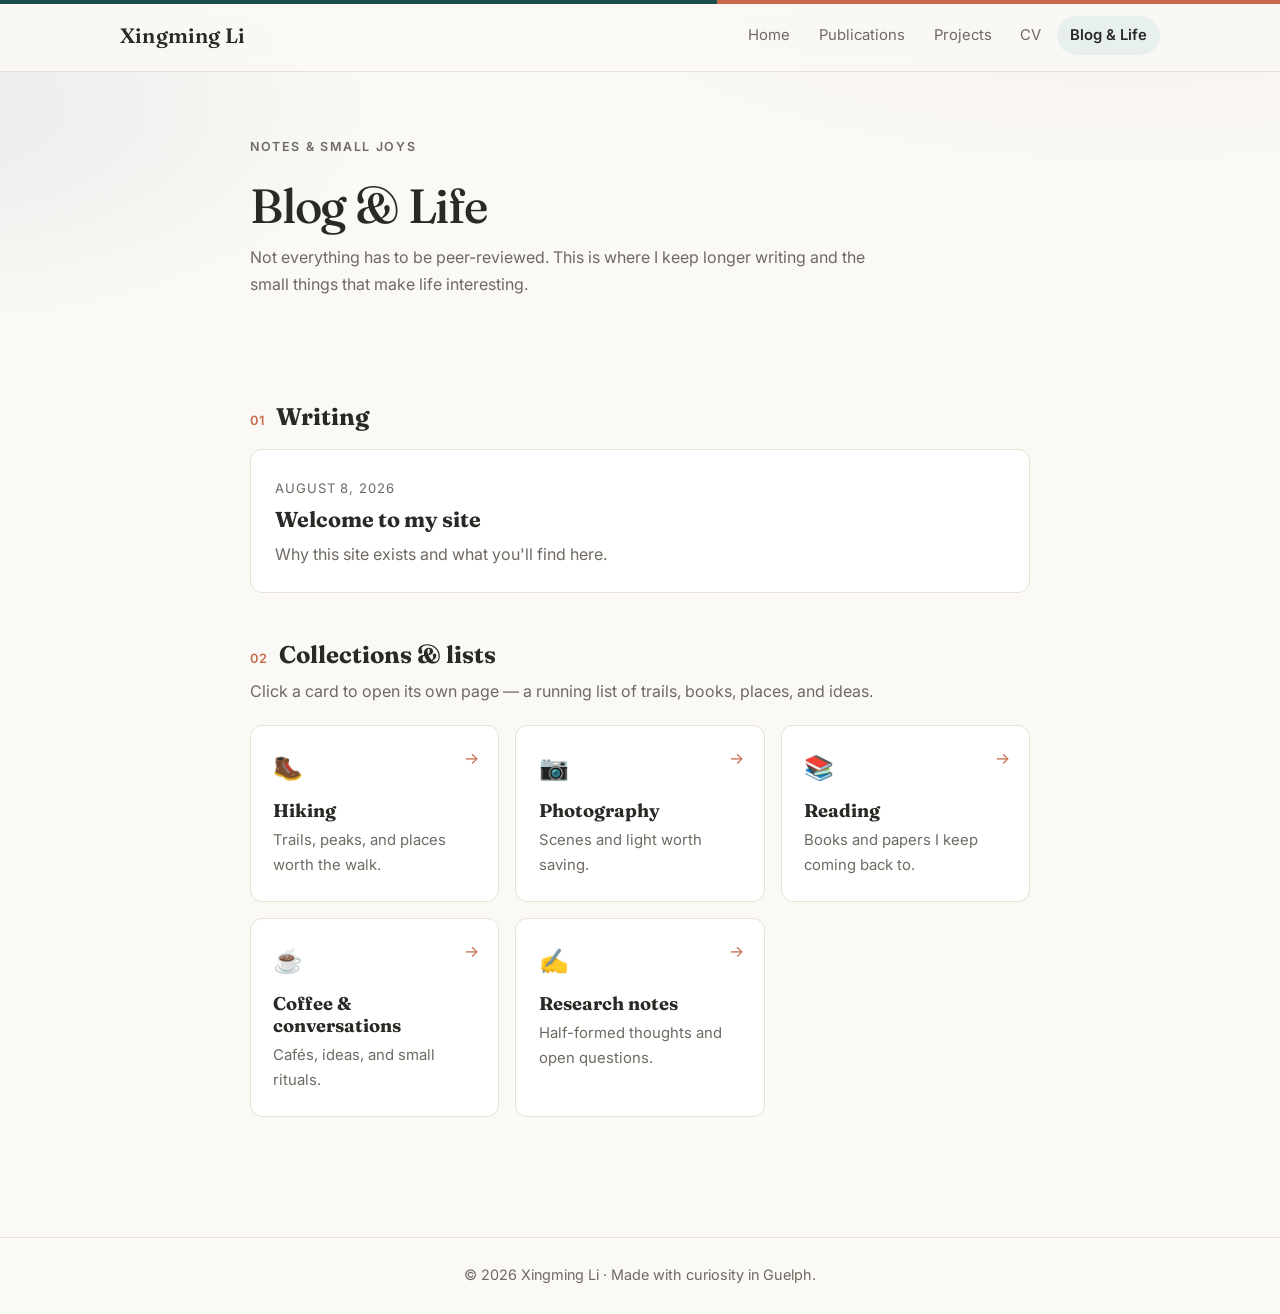
<file: blog.html>
<!doctype html>
<html lang="en">
<head>
  <meta charset="utf-8">
  <meta name="viewport" content="width=device-width, initial-scale=1">
  <title>Blog &amp; Life — Xingming Li</title>
  <meta name="description" content="Blog posts, hobbies, and interests of Xingming Li.">
  <link rel="stylesheet" href="assets/css/style.css">
</head>
<body>
  <header class="site-header">
    <div class="header-inner">
      <a class="site-name" href="index.html">Xingming Li</a>
      <nav class="site-nav" aria-label="Main navigation">
        <a href="index.html">Home</a>
        <a href="publications.html">Publications</a>
        <a href="projects.html">Projects</a>
        <a href="cv.html">CV</a>
        <a href="blog.html" class="active" aria-current="page">Blog &amp; Life</a>
      </nav>
    </div>
  </header>

  <main>
    <section class="page-head">
      <p class="eyebrow">Notes &amp; small joys</p>
      <h1>Blog &amp; Life</h1>
      <p>
        Not everything has to be peer-reviewed. This is where I keep longer
        writing and the small things that make life interesting.
      </p>
    </section>

    <section>
      <h2 class="section-title" data-num="01">Writing</h2>
      <ul class="post-list">
        <li>
          <a class="post-card" href="blog/welcome.html">
            <time datetime="2026-08-08">August 8, 2026</time>
            <h2>Welcome to my site</h2>
            <p>Why this site exists and what you'll find here.</p>
          </a>
        </li>
      </ul>
    </section>

    <section>
      <h2 class="section-title" data-num="02">Collections &amp; lists</h2>
      <p class="section-note">
        Click a card to open its own page — a running list of trails, books,
        places, and ideas.
      </p>
      <div class="collection-grid">
        <a class="collection-card" href="blog/hiking.html">
          <span class="collection-icon">🥾</span>
          <h3>Hiking</h3>
          <p>Trails, peaks, and places worth the walk.</p>
        </a>
        <a class="collection-card" href="blog/photography.html">
          <span class="collection-icon">📷</span>
          <h3>Photography</h3>
          <p>Scenes and light worth saving.</p>
        </a>
        <a class="collection-card" href="blog/reading.html">
          <span class="collection-icon">📚</span>
          <h3>Reading</h3>
          <p>Books and papers I keep coming back to.</p>
        </a>
        <a class="collection-card" href="blog/coffee.html">
          <span class="collection-icon">☕</span>
          <h3>Coffee &amp; conversations</h3>
          <p>Cafés, ideas, and small rituals.</p>
        </a>
        <a class="collection-card" href="blog/research-notes.html">
          <span class="collection-icon">✍️</span>
          <h3>Research notes</h3>
          <p>Half-formed thoughts and open questions.</p>
        </a>
      </div>
    </section>
  </main>

  <footer>
    <p>© <span id="year"></span> Xingming Li · Made with curiosity in Guelph.</p>
  </footer>

  <script src="assets/js/main.js"></script>
</body>
</html>
</file>
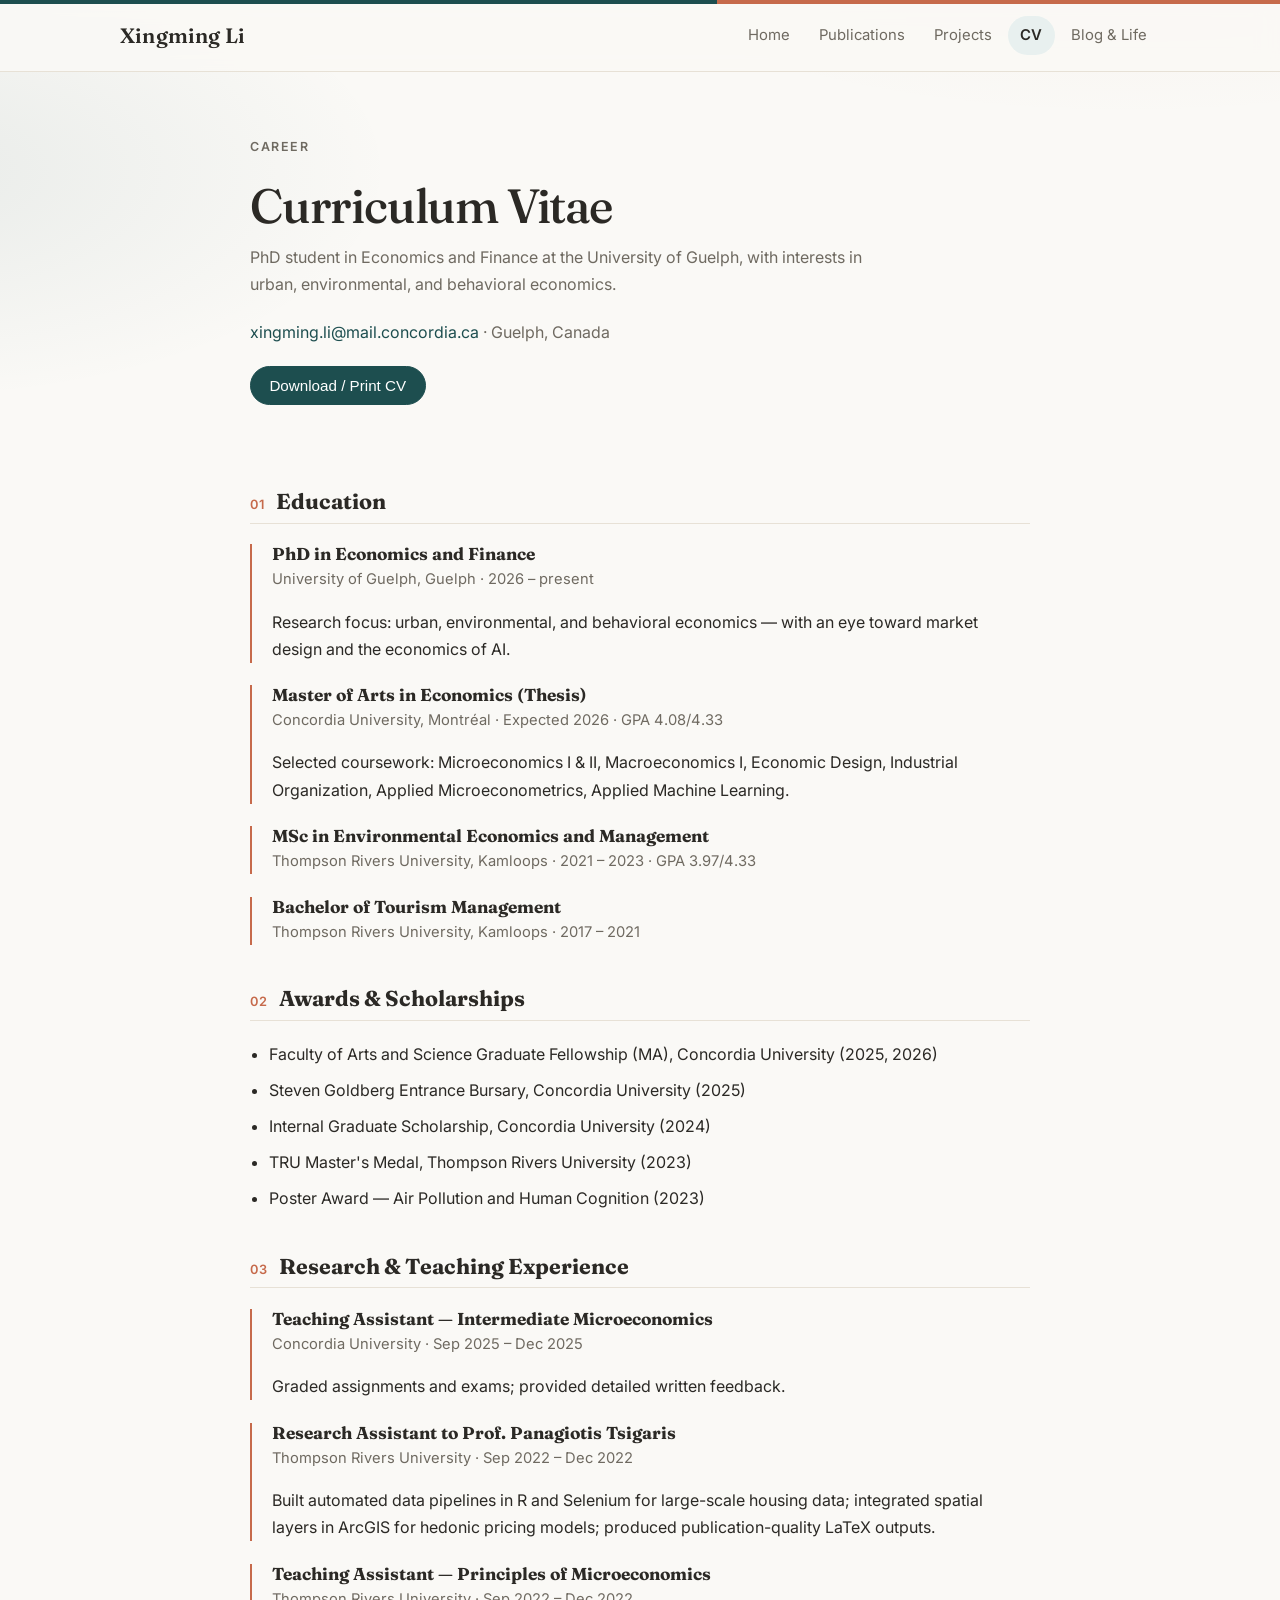
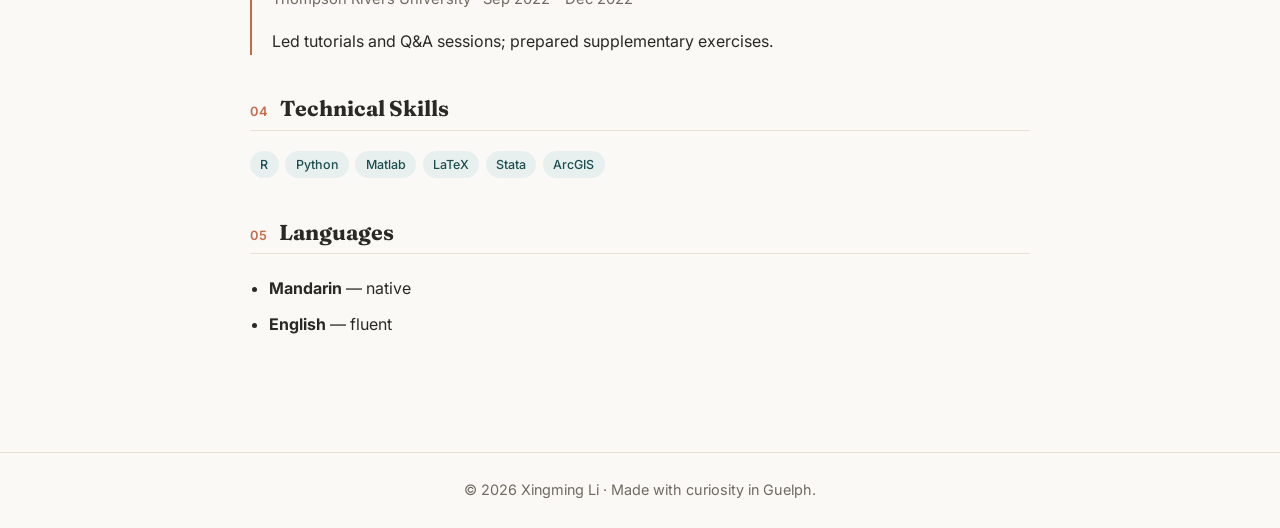
<file: cv.html>
<!doctype html>
<html lang="en">
<head>
  <meta charset="utf-8">
  <meta name="viewport" content="width=device-width, initial-scale=1">
  <title>CV — Xingming Li</title>
  <meta name="description" content="Curriculum vitae of Xingming Li.">
  <link rel="stylesheet" href="assets/css/style.css">
</head>
<body>
  <header class="site-header">
    <div class="header-inner">
      <a class="site-name" href="index.html">Xingming Li</a>
      <nav class="site-nav" aria-label="Main navigation">
        <a href="index.html">Home</a>
        <a href="publications.html">Publications</a>
        <a href="projects.html">Projects</a>
        <a href="cv.html" class="active" aria-current="page">CV</a>
        <a href="blog.html">Blog &amp; Life</a>
      </nav>
    </div>
  </header>

  <main>
    <section class="page-head">
      <p class="eyebrow">Career</p>
      <h1>Curriculum Vitae</h1>
      <p>
        PhD student in Economics and Finance at the University of Guelph,
        with interests in urban, environmental, and behavioral economics.
      </p>
      <p>
        <a href="mailto:xingming.li@mail.concordia.ca">xingming.li@mail.concordia.ca</a>
        · Guelph, Canada
      </p>
      <button class="btn btn-primary" type="button" onclick="window.print()">
        Download / Print CV
      </button>
    </section>

    <section class="cv-block">
      <h2 data-num="01">Education</h2>
      <div class="cv-item">
        <h3>PhD in Economics and Finance</h3>
        <p class="cv-meta">University of Guelph, Guelph · 2026 – present</p>
        <p>
          Research focus: urban, environmental, and behavioral economics —
          with an eye toward market design and the economics of AI.
        </p>
      </div>
      <div class="cv-item">
        <h3>Master of Arts in Economics (Thesis)</h3>
        <p class="cv-meta">Concordia University, Montréal · Expected 2026 · GPA 4.08/4.33</p>
        <p>
          Selected coursework: Microeconomics I &amp; II, Macroeconomics I,
          Economic Design, Industrial Organization, Applied Microeconometrics,
          Applied Machine Learning.
        </p>
      </div>
      <div class="cv-item">
        <h3>MSc in Environmental Economics and Management</h3>
        <p class="cv-meta">Thompson Rivers University, Kamloops · 2021 – 2023 · GPA 3.97/4.33</p>
      </div>
      <div class="cv-item">
        <h3>Bachelor of Tourism Management</h3>
        <p class="cv-meta">Thompson Rivers University, Kamloops · 2017 – 2021</p>
      </div>
    </section>

    <section class="cv-block">
      <h2 data-num="02">Awards &amp; Scholarships</h2>
      <ul class="cv-list">
        <li>Faculty of Arts and Science Graduate Fellowship (MA), Concordia University (2025, 2026)</li>
        <li>Steven Goldberg Entrance Bursary, Concordia University (2025)</li>
        <li>Internal Graduate Scholarship, Concordia University (2024)</li>
        <li>TRU Master's Medal, Thompson Rivers University (2023)</li>
        <li>Poster Award — Air Pollution and Human Cognition (2023)</li>
      </ul>
    </section>

    <section class="cv-block">
      <h2 data-num="03">Research &amp; Teaching Experience</h2>
      <div class="cv-item">
        <h3>Teaching Assistant — Intermediate Microeconomics</h3>
        <p class="cv-meta">Concordia University · Sep 2025 – Dec 2025</p>
        <p>Graded assignments and exams; provided detailed written feedback.</p>
      </div>
      <div class="cv-item">
        <h3>Research Assistant to Prof. Panagiotis Tsigaris</h3>
        <p class="cv-meta">Thompson Rivers University · Sep 2022 – Dec 2022</p>
        <p>
          Built automated data pipelines in R and Selenium for large-scale
          housing data; integrated spatial layers in ArcGIS for hedonic pricing
          models; produced publication-quality LaTeX outputs.
        </p>
      </div>
      <div class="cv-item">
        <h3>Teaching Assistant — Principles of Microeconomics</h3>
        <p class="cv-meta">Thompson Rivers University · Sep 2022 – Dec 2022</p>
        <p>Led tutorials and Q&amp;A sessions; prepared supplementary exercises.</p>
      </div>
    </section>

    <section class="cv-block">
      <h2 data-num="04">Technical Skills</h2>
      <div class="project-tags">
        <span class="chip">R</span>
        <span class="chip">Python</span>
        <span class="chip">Matlab</span>
        <span class="chip">LaTeX</span>
        <span class="chip">Stata</span>
        <span class="chip">ArcGIS</span>
      </div>
    </section>

    <section class="cv-block">
      <h2 data-num="05">Languages</h2>
      <ul class="cv-list">
        <li><strong>Mandarin</strong> — native</li>
        <li><strong>English</strong> — fluent</li>
      </ul>
    </section>
  </main>

  <footer>
    <p>© <span id="year"></span> Xingming Li · Made with curiosity in Guelph.</p>
  </footer>

  <script src="assets/js/main.js"></script>
</body>
</html>
</file>
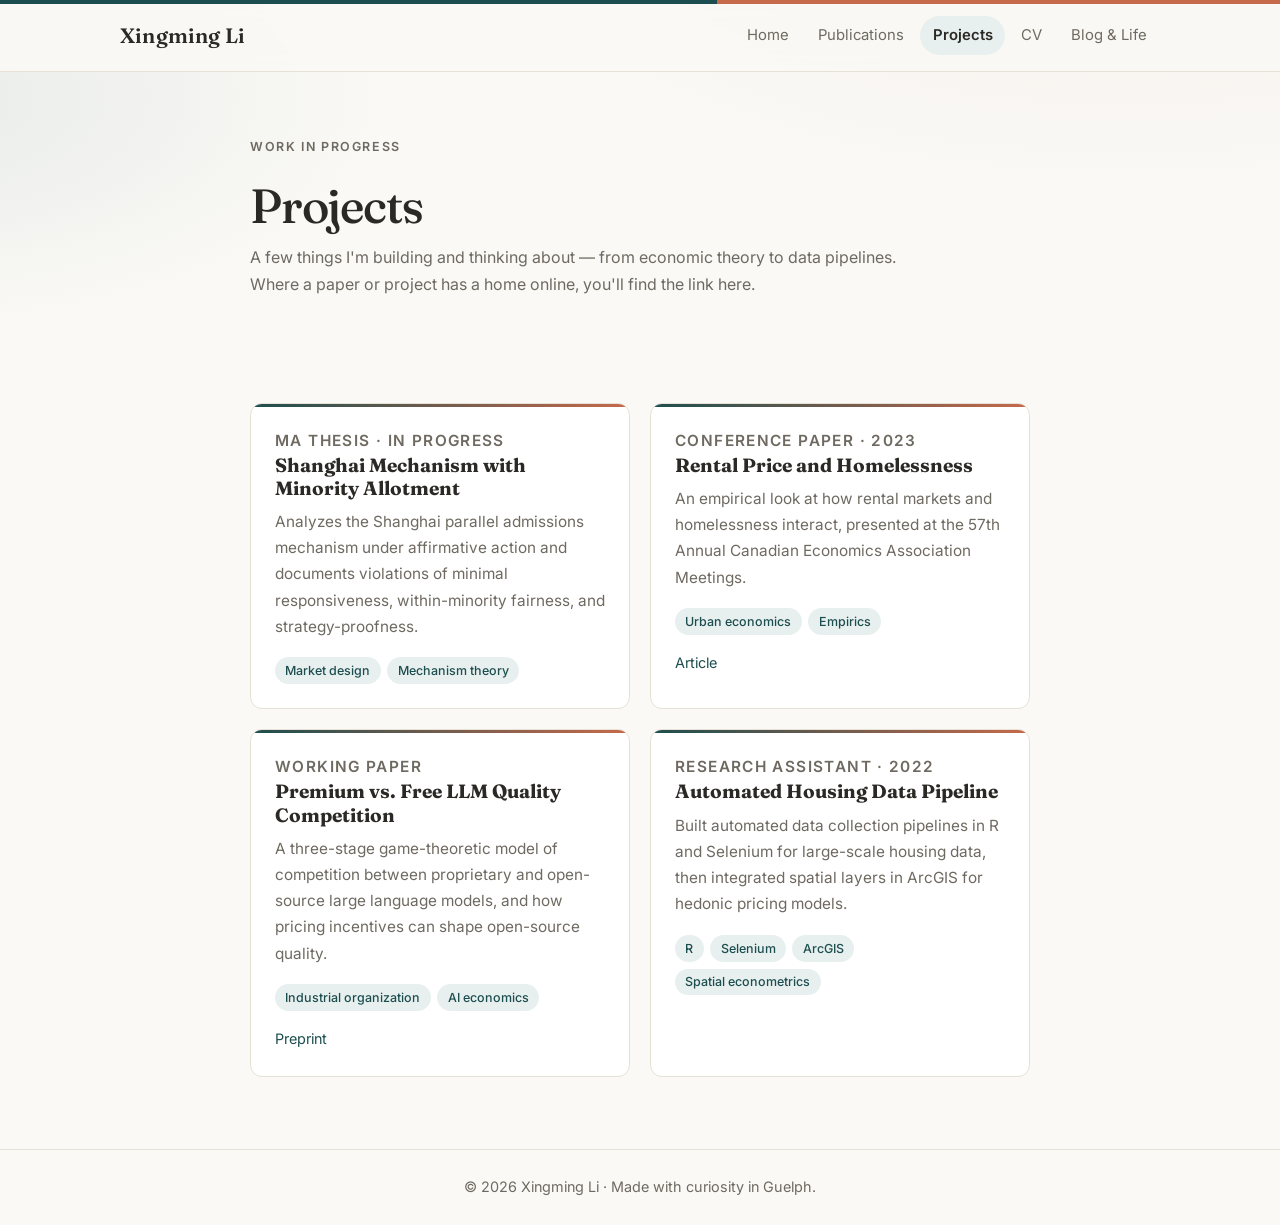
<file: projects.html>
<!doctype html>
<html lang="en">
<head>
  <meta charset="utf-8">
  <meta name="viewport" content="width=device-width, initial-scale=1">
  <title>Projects — Xingming Li</title>
  <meta name="description" content="Research and coding projects by Xingming Li.">
  <link rel="stylesheet" href="assets/css/style.css">
</head>
<body>
  <header class="site-header">
    <div class="header-inner">
      <a class="site-name" href="index.html">Xingming Li</a>
      <nav class="site-nav" aria-label="Main navigation">
        <a href="index.html">Home</a>
        <a href="publications.html">Publications</a>
        <a href="projects.html" class="active" aria-current="page">Projects</a>
        <a href="cv.html">CV</a>
        <a href="blog.html">Blog &amp; Life</a>
      </nav>
    </div>
  </header>

  <main>
    <section class="page-head">
      <p class="eyebrow">Work in progress</p>
      <h1>Projects</h1>
      <p>
        A few things I'm building and thinking about — from economic theory
        to data pipelines. Where a paper or project has a home online, you'll
        find the link here.
      </p>
    </section>

    <div class="project-grid">
      <article class="project-card">
        <p class="project-status">MA Thesis · In progress</p>
        <h2>Shanghai Mechanism with Minority Allotment</h2>
        <p>
          Analyzes the Shanghai parallel admissions mechanism under affirmative
          action and documents violations of minimal responsiveness,
          within-minority fairness, and strategy-proofness.
        </p>
        <div class="project-tags">
          <span class="chip">Market design</span>
          <span class="chip">Mechanism theory</span>
        </div>
      </article>

      <article class="project-card">
        <p class="project-status">Conference paper · 2023</p>
        <h2>Rental Price and Homelessness</h2>
        <p>
          An empirical look at how rental markets and homelessness interact,
          presented at the 57th Annual Canadian Economics Association Meetings.
        </p>
        <div class="project-tags">
          <span class="chip">Urban economics</span>
          <span class="chip">Empirics</span>
        </div>
        <div class="pub-links">
          <a href="https://inside.tru.ca/2023/08/16/filling-the-gaps-in-homelessness-research/" target="_blank" rel="noopener">Article</a>
        </div>
      </article>

      <article class="project-card">
        <p class="project-status">Working paper</p>
        <h2>Premium vs. Free LLM Quality Competition</h2>
        <p>
          A three-stage game-theoretic model of competition between proprietary
          and open-source large language models, and how pricing incentives can
          shape open-source quality.
        </p>
        <div class="project-tags">
          <span class="chip">Industrial organization</span>
          <span class="chip">AI economics</span>
        </div>
        <div class="pub-links">
          <!-- Replace with a PDF or published page link when available -->
          <a href="#">Preprint</a>
        </div>
      </article>

      <article class="project-card">
        <p class="project-status">Research assistant · 2022</p>
        <h2>Automated Housing Data Pipeline</h2>
        <p>
          Built automated data collection pipelines in R and Selenium for
          large-scale housing data, then integrated spatial layers in ArcGIS for
          hedonic pricing models.
        </p>
        <div class="project-tags">
          <span class="chip">R</span>
          <span class="chip">Selenium</span>
          <span class="chip">ArcGIS</span>
          <span class="chip">Spatial econometrics</span>
        </div>
      </article>
    </div>
  </main>

  <footer>
    <p>© <span id="year"></span> Xingming Li · Made with curiosity in Guelph.</p>
  </footer>

  <script src="assets/js/main.js"></script>
</body>
</html>
</file>
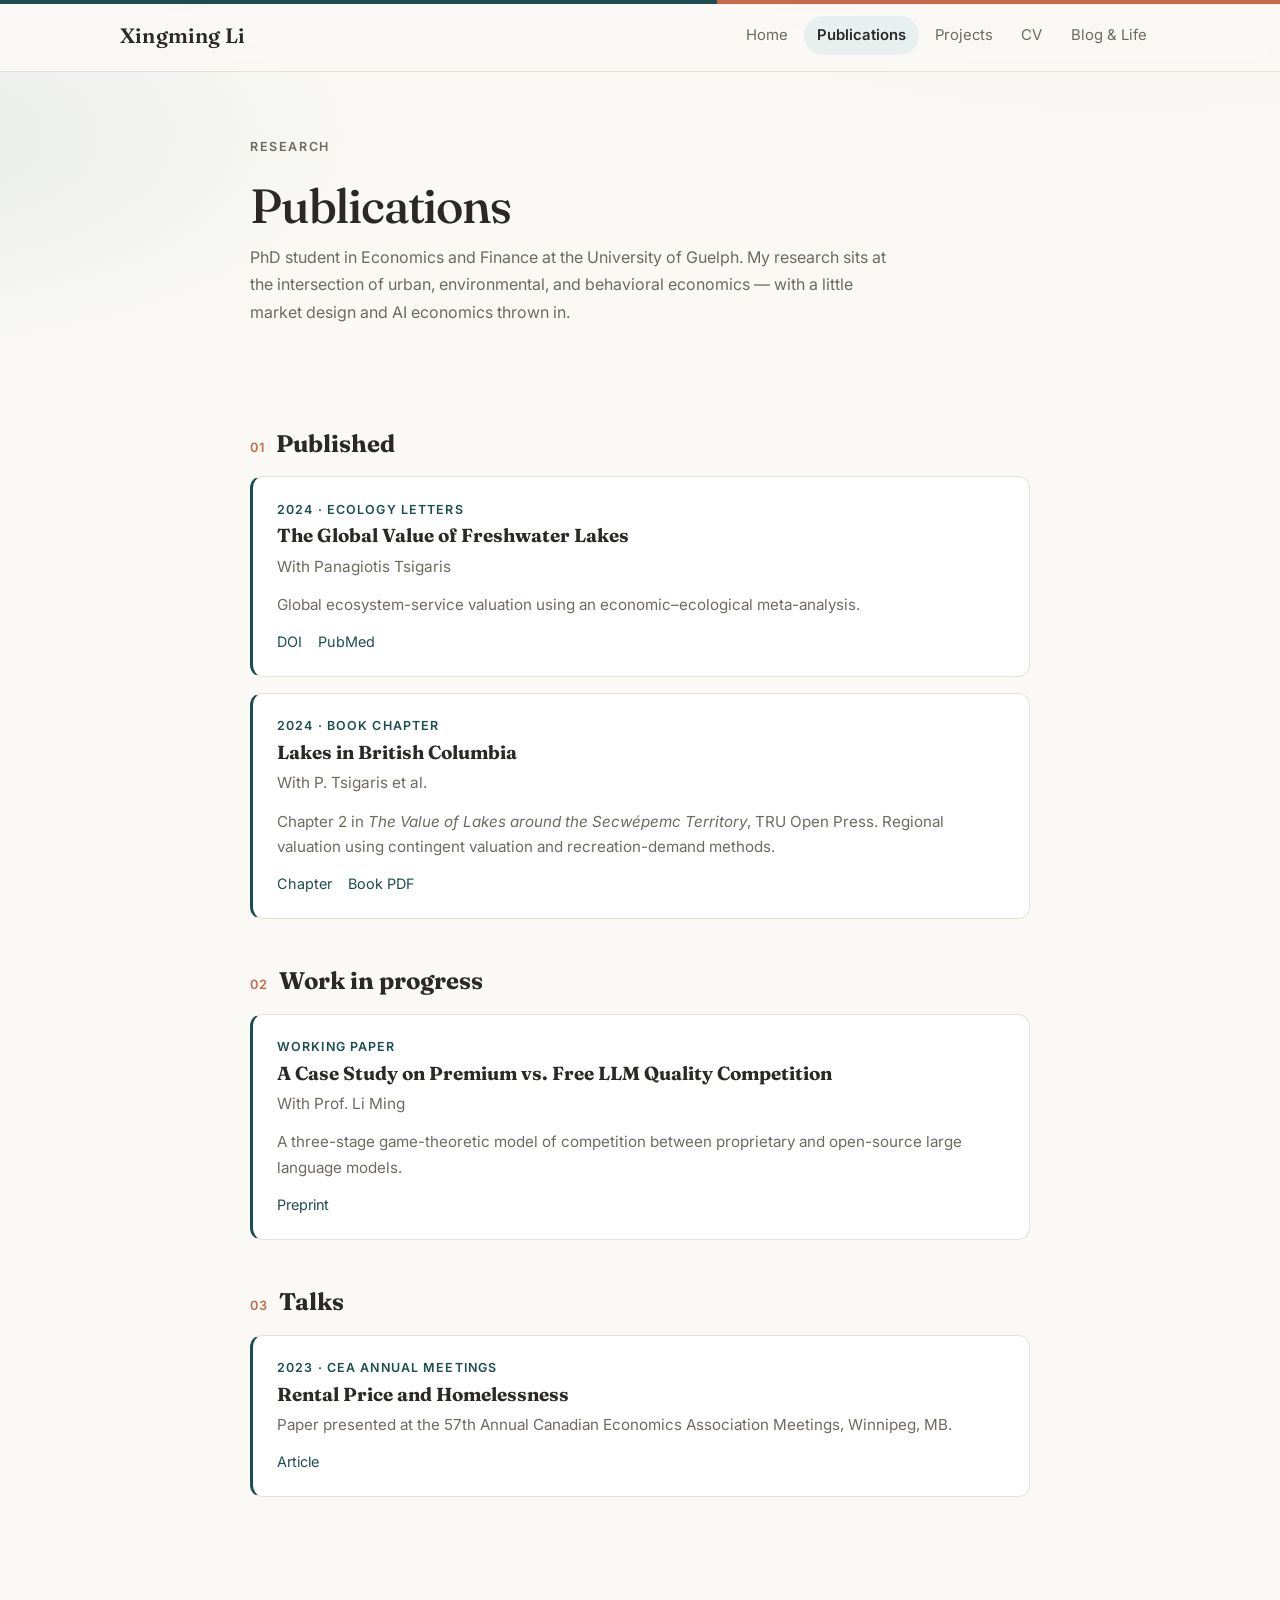
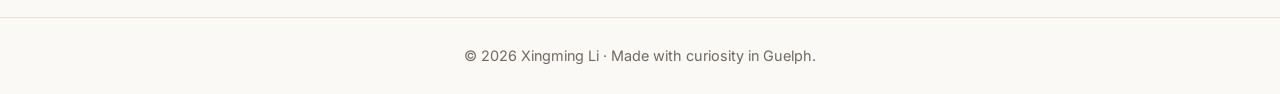
<file: publications.html>
<!doctype html>
<html lang="en">
<head>
  <meta charset="utf-8">
  <meta name="viewport" content="width=device-width, initial-scale=1">
  <title>Publications — Xingming Li</title>
  <meta name="description" content="Publications by Xingming Li.">
  <link rel="stylesheet" href="assets/css/style.css">
</head>
<body>
  <header class="site-header">
    <div class="header-inner">
      <a class="site-name" href="index.html">Xingming Li</a>
      <nav class="site-nav" aria-label="Main navigation">
        <a href="index.html">Home</a>
        <a href="publications.html" class="active" aria-current="page">Publications</a>
        <a href="projects.html">Projects</a>
        <a href="cv.html">CV</a>
        <a href="blog.html">Blog &amp; Life</a>
      </nav>
    </div>
  </header>

  <main>
    <section class="page-head">
      <p class="eyebrow">Research</p>
      <h1>Publications</h1>
      <p>
        PhD student in Economics and Finance at the University of Guelph.
        My research sits at the intersection of urban, environmental, and
        behavioral economics — with a little market design and AI economics
        thrown in.
      </p>
    </section>

    <section>
      <h2 class="section-title" data-num="01">Published</h2>
      <ul class="pub-list">
        <li>
          <p class="pub-meta">2024 · Ecology Letters</p>
          <h2>The Global Value of Freshwater Lakes</h2>
          <p class="pub-authors">With Panagiotis Tsigaris</p>
          <p class="pub-note">
            Global ecosystem-service valuation using an economic–ecological
            meta-analysis.
          </p>
          <div class="pub-links">
            <a href="https://doi.org/10.1111/ele.14388" target="_blank" rel="noopener">DOI</a>
            <a href="https://pubmed.ncbi.nlm.nih.gov/38400825/" target="_blank" rel="noopener">PubMed</a>
          </div>
        </li>
        <li>
          <p class="pub-meta">2024 · Book chapter</p>
          <h2>Lakes in British Columbia</h2>
          <p class="pub-authors">With P. Tsigaris et al.</p>
          <p class="pub-note">
            Chapter 2 in <em>The Value of Lakes around the Secwépemc Territory</em>,
            TRU Open Press. Regional valuation using contingent valuation and
            recreation-demand methods.
          </p>
          <div class="pub-links">
            <a href="https://thompsonokanaganlakes.pressbooks.tru.ca/chapter/lakes-in-british-columbia/" target="_blank" rel="noopener">Chapter</a>
            <a href="https://thompsonokanaganlakes.pressbooks.tru.ca/open/download?type=print_pdf" target="_blank" rel="noopener">Book PDF</a>
          </div>
        </li>
      </ul>
    </section>

    <section>
      <h2 class="section-title" data-num="02">Work in progress</h2>
      <ul class="pub-list">
        <li>
          <p class="pub-meta">Working paper</p>
          <h2>A Case Study on Premium vs. Free LLM Quality Competition</h2>
          <p class="pub-authors">With Prof. Li Ming</p>
          <p class="pub-note">
            A three-stage game-theoretic model of competition between proprietary
            and open-source large language models.
          </p>
          <div class="pub-links">
            <!-- Replace with a PDF or published page link when available -->
            <a href="#">Preprint</a>
          </div>
        </li>
      </ul>
    </section>

    <section>
      <h2 class="section-title" data-num="03">Talks</h2>
      <ul class="pub-list">
        <li>
          <p class="pub-meta">2023 · CEA Annual Meetings</p>
          <h2>Rental Price and Homelessness</h2>
          <p class="pub-note">
            Paper presented at the 57th Annual Canadian Economics Association
            Meetings, Winnipeg, MB.
          </p>
          <div class="pub-links">
            <a href="https://inside.tru.ca/2023/08/16/filling-the-gaps-in-homelessness-research/" target="_blank" rel="noopener">Article</a>
          </div>
        </li>
      </ul>
    </section>
  </main>

  <footer>
    <p>© <span id="year"></span> Xingming Li · Made with curiosity in Guelph.</p>
  </footer>

  <script src="assets/js/main.js"></script>
</body>
</html>
</file>
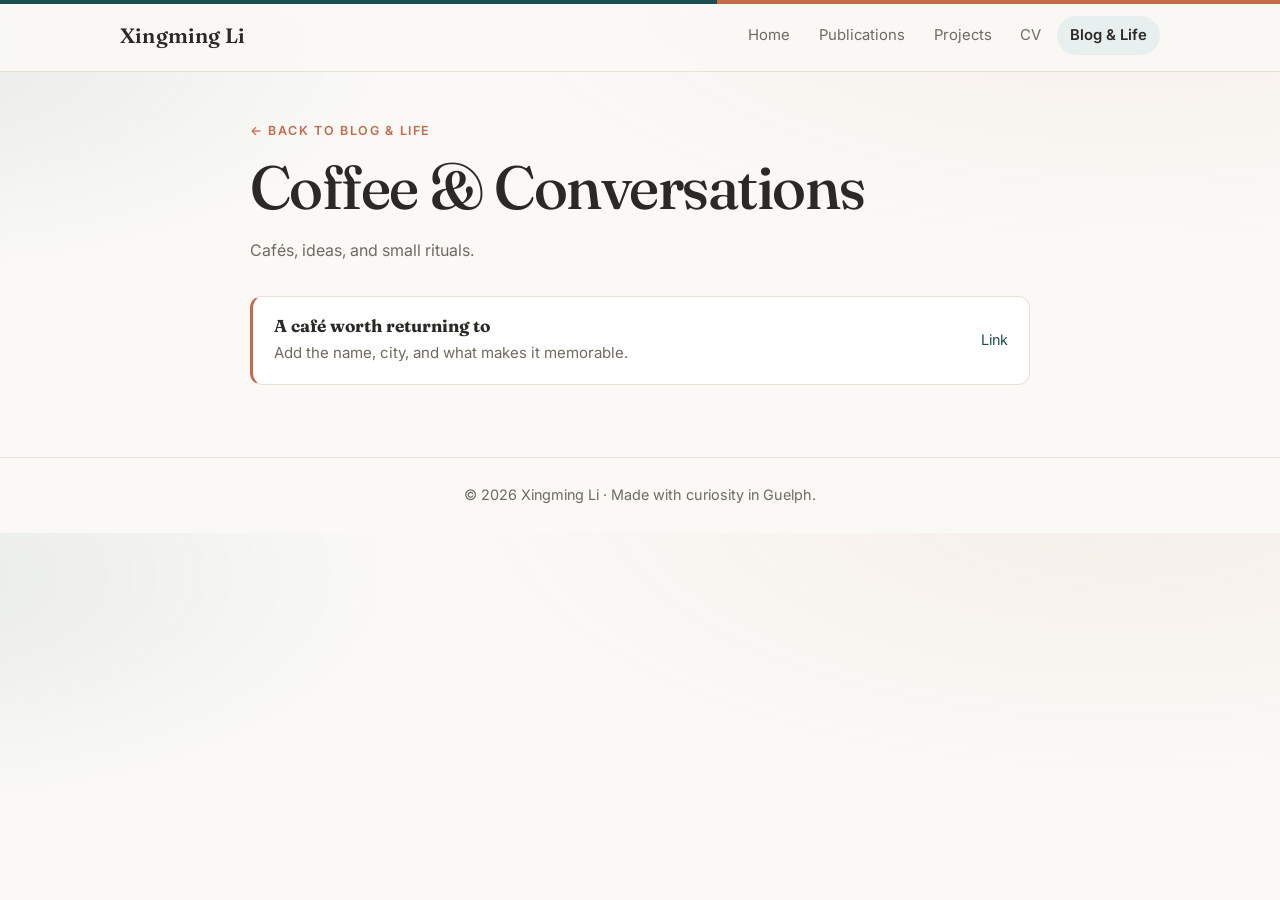
<file: blog/coffee.html>
<!doctype html>
<html lang="en">
<head>
  <meta charset="utf-8">
  <meta name="viewport" content="width=device-width, initial-scale=1">
  <title>Coffee &amp; Conversations — Xingming Li</title>
  <meta name="description" content="Coffee and conversation list by Xingming Li.">
  <link rel="stylesheet" href="../assets/css/style.css">
</head>
<body>
  <header class="site-header">
    <div class="header-inner">
      <a class="site-name" href="../index.html">Xingming Li</a>
      <nav class="site-nav" aria-label="Main navigation">
        <a href="../index.html">Home</a>
        <a href="../publications.html">Publications</a>
        <a href="../projects.html">Projects</a>
        <a href="../cv.html">CV</a>
        <a href="../blog.html" class="active" aria-current="page">Blog &amp; Life</a>
      </nav>
    </div>
  </header>

  <main>
    <p class="eyebrow"><a href="../blog.html">← Back to Blog &amp; Life</a></p>
    <h1>Coffee &amp; Conversations</h1>
    <p class="page-intro">Cafés, ideas, and small rituals.</p>

    <!-- To add an entry, copy a whole <li>...</li> block and edit the title, note, and link. -->
    <ul class="entry-list">
      <li class="entry-item">
        <div>
          <h2>A café worth returning to</h2>
          <p>Add the name, city, and what makes it memorable.</p>
        </div>
        <a class="entry-link" href="#" target="_blank" rel="noopener">Link</a>
      </li>
    </ul>
  </main>

  <footer>
    <p>© <span id="year"></span> Xingming Li · Made with curiosity in Guelph.</p>
  </footer>

  <script src="../assets/js/main.js"></script>
</body>
</html>
</file>
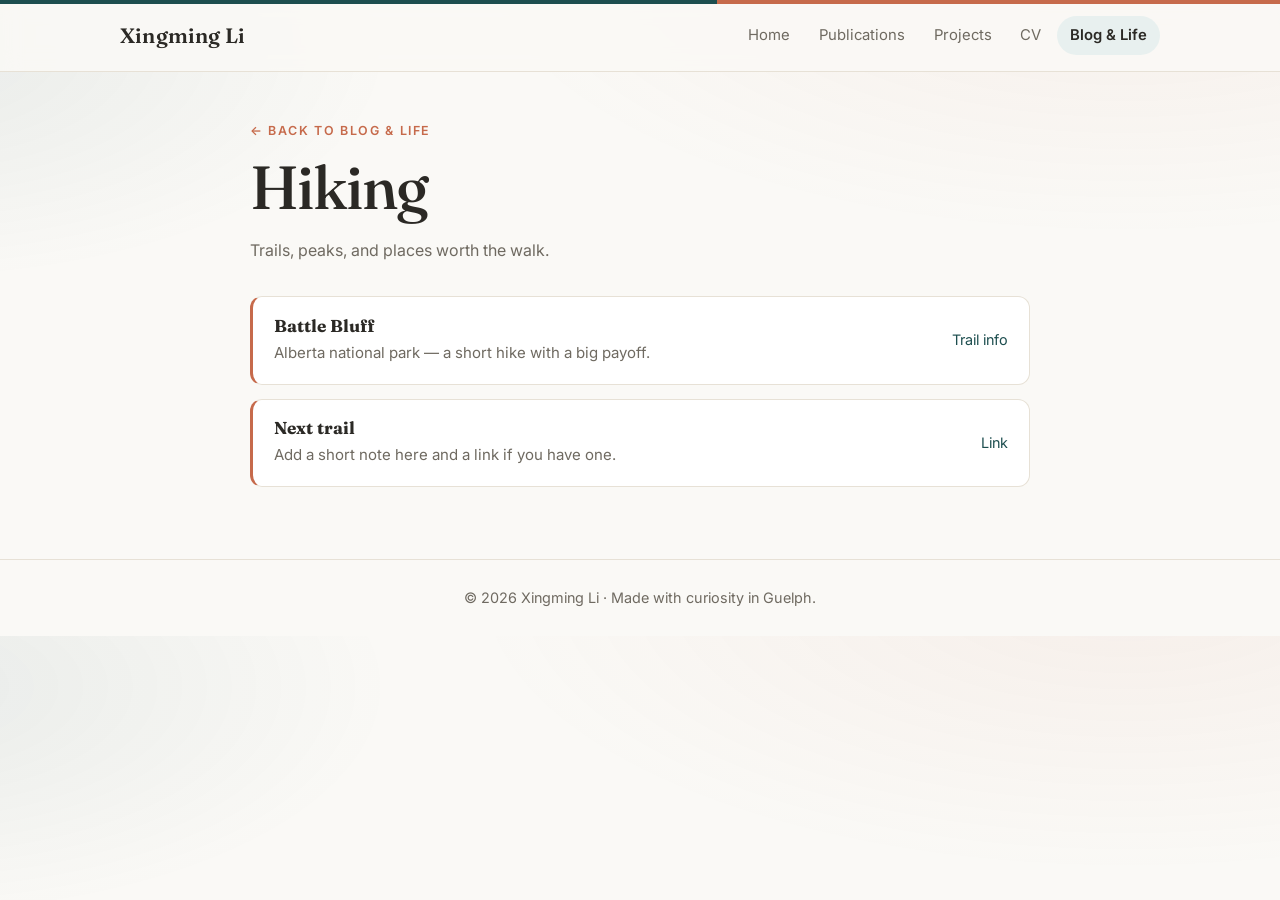
<file: blog/hiking.html>
<!doctype html>
<html lang="en">
<head>
  <meta charset="utf-8">
  <meta name="viewport" content="width=device-width, initial-scale=1">
  <title>Hiking — Xingming Li</title>
  <meta name="description" content="Hiking list and trail log by Xingming Li.">
  <link rel="stylesheet" href="../assets/css/style.css">
</head>
<body>
  <header class="site-header">
    <div class="header-inner">
      <a class="site-name" href="../index.html">Xingming Li</a>
      <nav class="site-nav" aria-label="Main navigation">
        <a href="../index.html">Home</a>
        <a href="../publications.html">Publications</a>
        <a href="../projects.html">Projects</a>
        <a href="../cv.html">CV</a>
        <a href="../blog.html" class="active" aria-current="page">Blog &amp; Life</a>
      </nav>
    </div>
  </header>

  <main>
    <p class="eyebrow"><a href="../blog.html">← Back to Blog &amp; Life</a></p>
    <h1>Hiking</h1>
    <p class="page-intro">Trails, peaks, and places worth the walk.</p>

    <!-- To add an entry, copy a whole <li>...</li> block and edit the title, note, and link. -->
    <ul class="entry-list">
      <li class="entry-item">
        <div>
          <h2>Battle Bluff</h2>
          <p>Alberta national park — a short hike with a big payoff.</p>
        </div>
        <a class="entry-link" href="#" target="_blank" rel="noopener">Trail info</a>
      </li>
      <li class="entry-item">
        <div>
          <h2>Next trail</h2>
          <p>Add a short note here and a link if you have one.</p>
        </div>
        <a class="entry-link" href="#" target="_blank" rel="noopener">Link</a>
      </li>
    </ul>
  </main>

  <footer>
    <p>© <span id="year"></span> Xingming Li · Made with curiosity in Guelph.</p>
  </footer>

  <script src="../assets/js/main.js"></script>
</body>
</html>
</file>
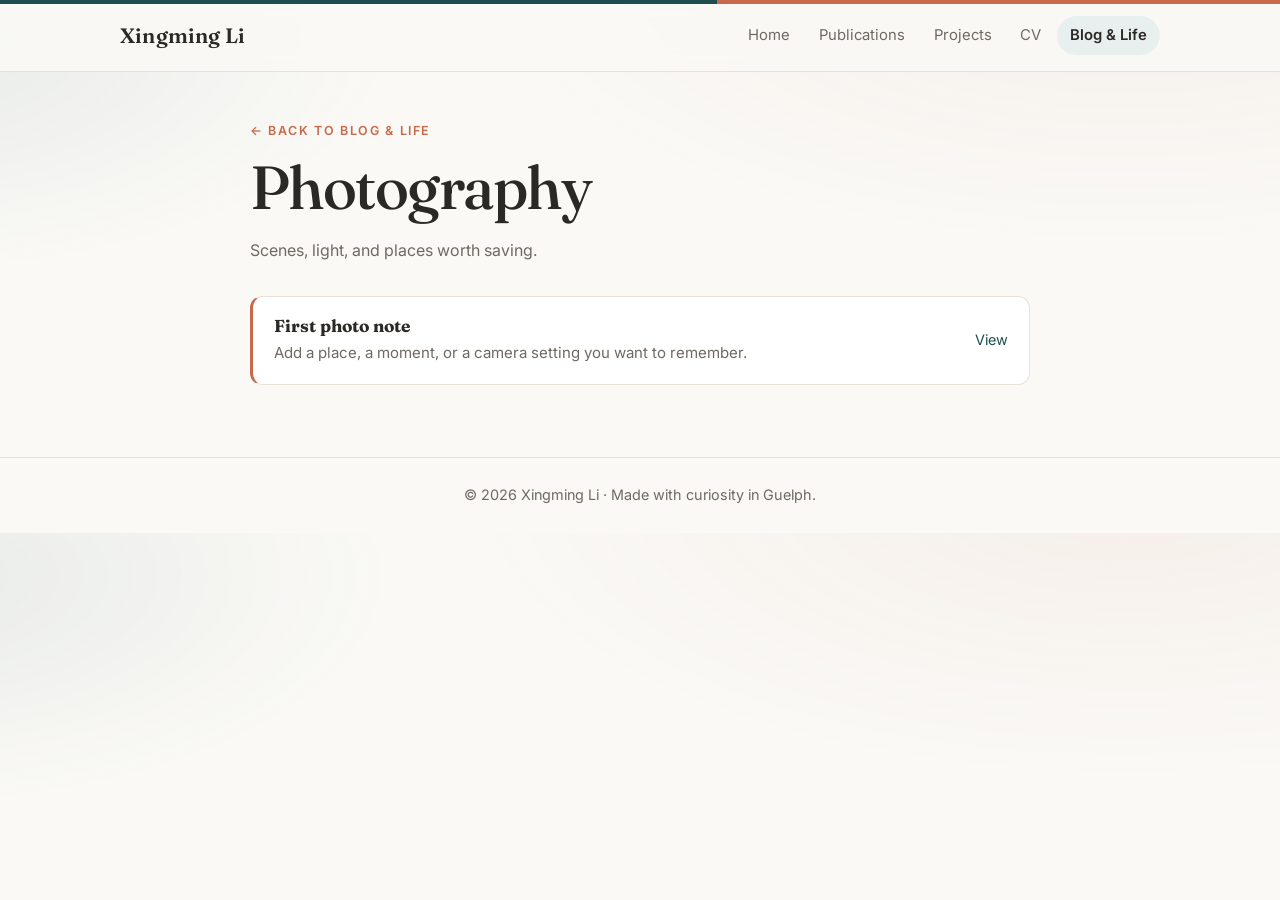
<file: blog/photography.html>
<!doctype html>
<html lang="en">
<head>
  <meta charset="utf-8">
  <meta name="viewport" content="width=device-width, initial-scale=1">
  <title>Photography — Xingming Li</title>
  <meta name="description" content="Photography list by Xingming Li.">
  <link rel="stylesheet" href="../assets/css/style.css">
</head>
<body>
  <header class="site-header">
    <div class="header-inner">
      <a class="site-name" href="../index.html">Xingming Li</a>
      <nav class="site-nav" aria-label="Main navigation">
        <a href="../index.html">Home</a>
        <a href="../publications.html">Publications</a>
        <a href="../projects.html">Projects</a>
        <a href="../cv.html">CV</a>
        <a href="../blog.html" class="active" aria-current="page">Blog &amp; Life</a>
      </nav>
    </div>
  </header>

  <main>
    <p class="eyebrow"><a href="../blog.html">← Back to Blog &amp; Life</a></p>
    <h1>Photography</h1>
    <p class="page-intro">Scenes, light, and places worth saving.</p>

    <!-- To add an entry, copy a whole <li>...</li> block and edit the title, note, and link. -->
    <ul class="entry-list">
      <li class="entry-item">
        <div>
          <h2>First photo note</h2>
          <p>Add a place, a moment, or a camera setting you want to remember.</p>
        </div>
        <a class="entry-link" href="#" target="_blank" rel="noopener">View</a>
      </li>
    </ul>
  </main>

  <footer>
    <p>© <span id="year"></span> Xingming Li · Made with curiosity in Guelph.</p>
  </footer>

  <script src="../assets/js/main.js"></script>
</body>
</html>
</file>
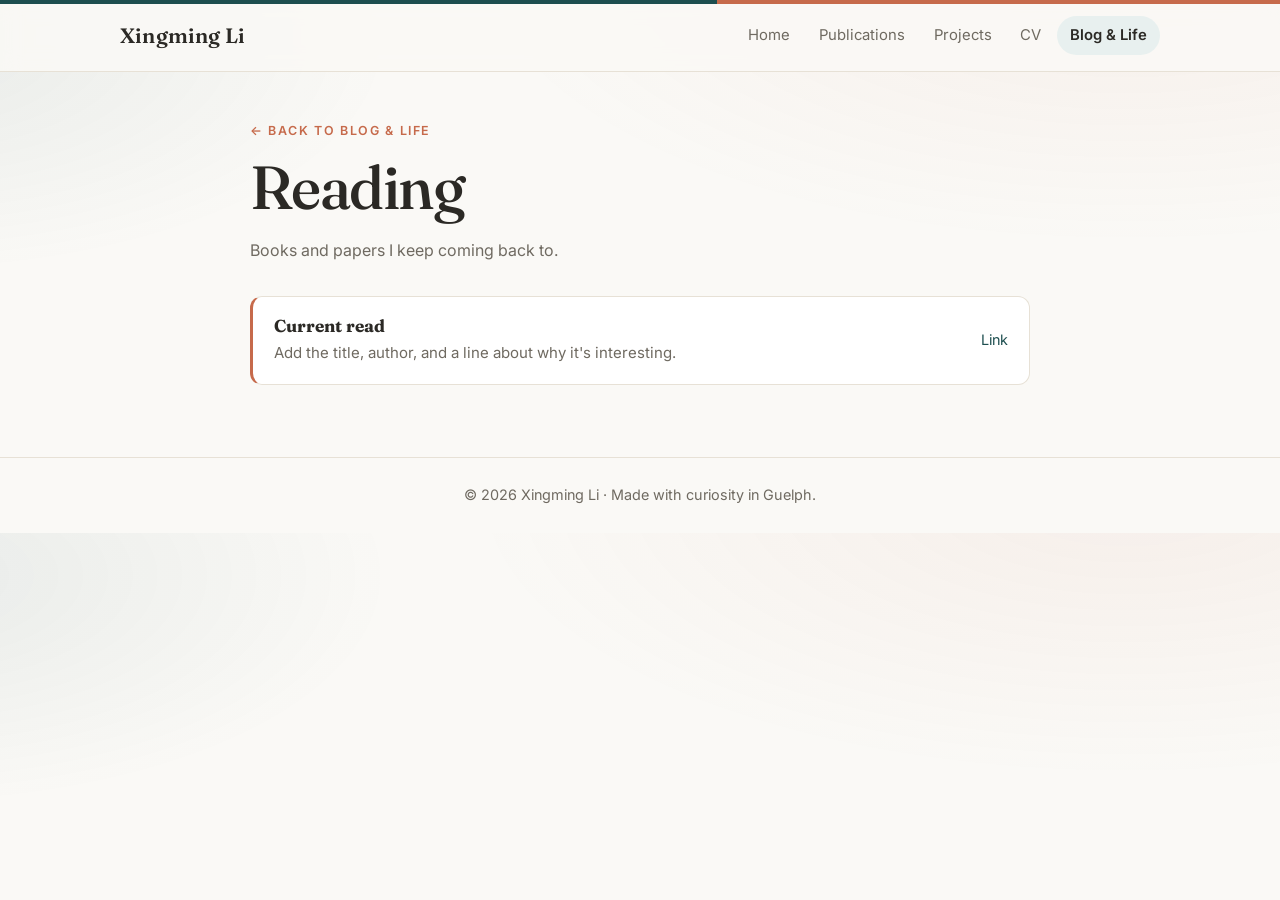
<file: blog/reading.html>
<!doctype html>
<html lang="en">
<head>
  <meta charset="utf-8">
  <meta name="viewport" content="width=device-width, initial-scale=1">
  <title>Reading — Xingming Li</title>
  <meta name="description" content="Reading list by Xingming Li.">
  <link rel="stylesheet" href="../assets/css/style.css">
</head>
<body>
  <header class="site-header">
    <div class="header-inner">
      <a class="site-name" href="../index.html">Xingming Li</a>
      <nav class="site-nav" aria-label="Main navigation">
        <a href="../index.html">Home</a>
        <a href="../publications.html">Publications</a>
        <a href="../projects.html">Projects</a>
        <a href="../cv.html">CV</a>
        <a href="../blog.html" class="active" aria-current="page">Blog &amp; Life</a>
      </nav>
    </div>
  </header>

  <main>
    <p class="eyebrow"><a href="../blog.html">← Back to Blog &amp; Life</a></p>
    <h1>Reading</h1>
    <p class="page-intro">Books and papers I keep coming back to.</p>

    <!-- To add an entry, copy a whole <li>...</li> block and edit the title, note, and link. -->
    <ul class="entry-list">
      <li class="entry-item">
        <div>
          <h2>Current read</h2>
          <p>Add the title, author, and a line about why it's interesting.</p>
        </div>
        <a class="entry-link" href="#" target="_blank" rel="noopener">Link</a>
      </li>
    </ul>
  </main>

  <footer>
    <p>© <span id="year"></span> Xingming Li · Made with curiosity in Guelph.</p>
  </footer>

  <script src="../assets/js/main.js"></script>
</body>
</html>
</file>
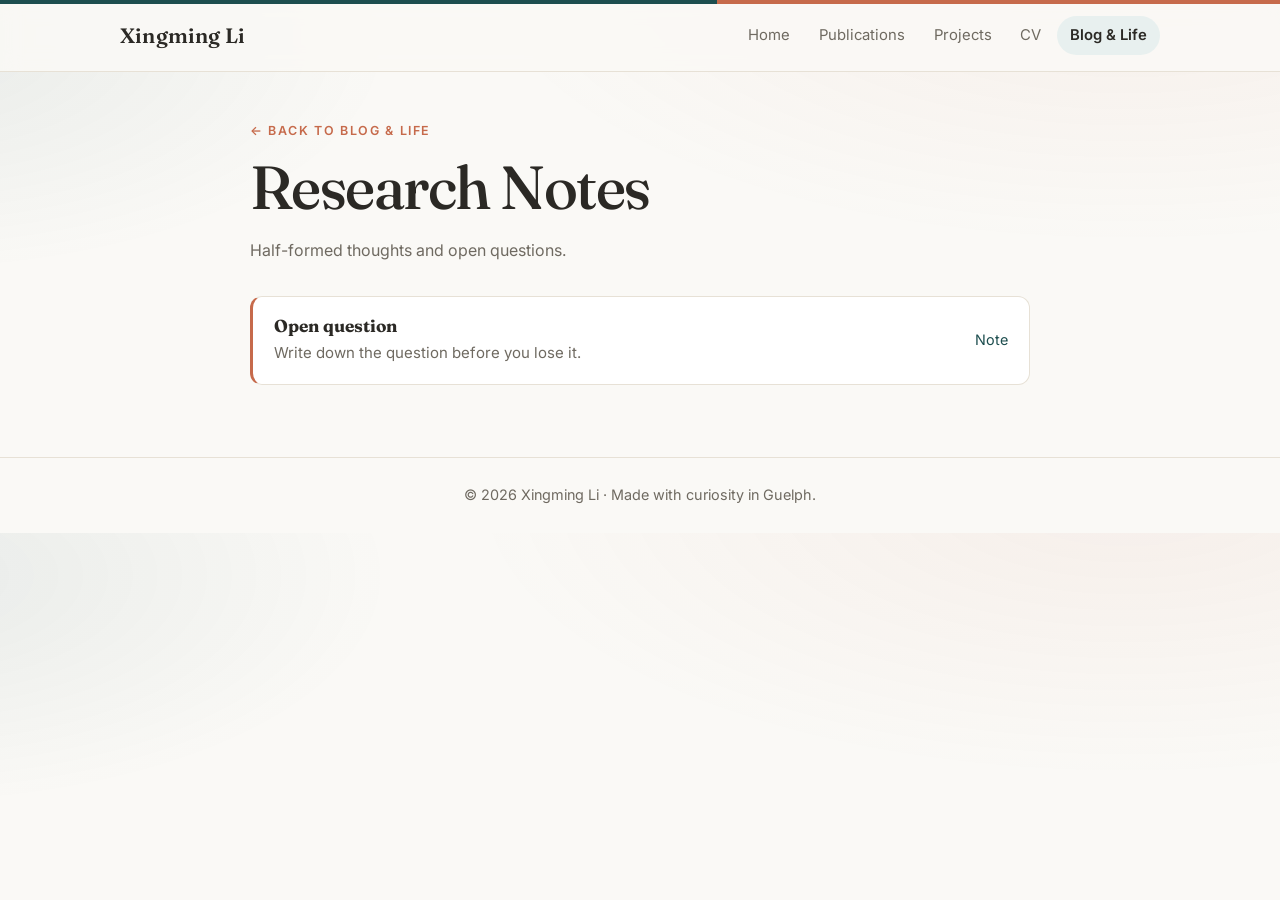
<file: blog/research-notes.html>
<!doctype html>
<html lang="en">
<head>
  <meta charset="utf-8">
  <meta name="viewport" content="width=device-width, initial-scale=1">
  <title>Research Notes — Xingming Li</title>
  <meta name="description" content="Research notes by Xingming Li.">
  <link rel="stylesheet" href="../assets/css/style.css">
</head>
<body>
  <header class="site-header">
    <div class="header-inner">
      <a class="site-name" href="../index.html">Xingming Li</a>
      <nav class="site-nav" aria-label="Main navigation">
        <a href="../index.html">Home</a>
        <a href="../publications.html">Publications</a>
        <a href="../projects.html">Projects</a>
        <a href="../cv.html">CV</a>
        <a href="../blog.html" class="active" aria-current="page">Blog &amp; Life</a>
      </nav>
    </div>
  </header>

  <main>
    <p class="eyebrow"><a href="../blog.html">← Back to Blog &amp; Life</a></p>
    <h1>Research Notes</h1>
    <p class="page-intro">Half-formed thoughts and open questions.</p>

    <!-- To add an entry, copy a whole <li>...</li> block and edit the title, note, and link. -->
    <ul class="entry-list">
      <li class="entry-item">
        <div>
          <h2>Open question</h2>
          <p>Write down the question before you lose it.</p>
        </div>
        <a class="entry-link" href="#" target="_blank" rel="noopener">Note</a>
      </li>
    </ul>
  </main>

  <footer>
    <p>© <span id="year"></span> Xingming Li · Made with curiosity in Guelph.</p>
  </footer>

  <script src="../assets/js/main.js"></script>
</body>
</html>
</file>
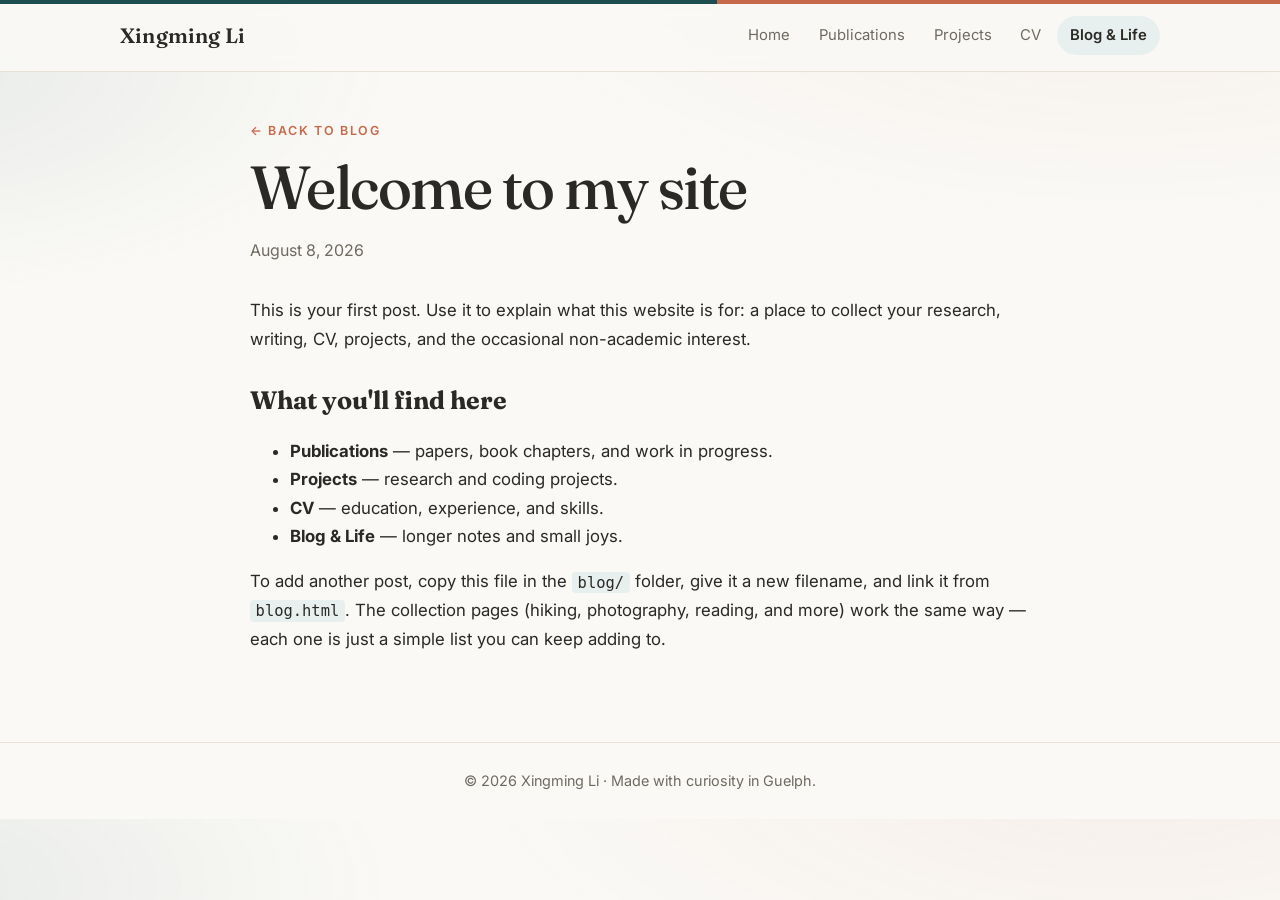
<file: blog/welcome.html>
<!doctype html>
<html lang="en">
<head>
  <meta charset="utf-8">
  <meta name="viewport" content="width=device-width, initial-scale=1">
  <title>Welcome to my site — Xingming Li</title>
  <meta name="description" content="First blog post on Xingming Li's personal website.">
  <link rel="stylesheet" href="../assets/css/style.css">
</head>
<body>
  <header class="site-header">
    <div class="header-inner">
      <a class="site-name" href="../index.html">Xingming Li</a>
      <nav class="site-nav" aria-label="Main navigation">
        <a href="../index.html">Home</a>
        <a href="../publications.html">Publications</a>
        <a href="../projects.html">Projects</a>
        <a href="../cv.html">CV</a>
        <a href="../blog.html" class="active" aria-current="page">Blog &amp; Life</a>
      </nav>
    </div>
  </header>

  <main class="post">
    <article>
      <p class="eyebrow"><a href="../blog.html">← Back to blog</a></p>
      <h1>Welcome to my site</h1>
      <p class="post-meta"><time datetime="2026-08-08">August 8, 2026</time></p>

      <div class="post-body">
        <p>
          This is your first post. Use it to explain what this website is for:
          a place to collect your research, writing, CV, projects, and the
          occasional non-academic interest.
        </p>
        <h2>What you'll find here</h2>
        <ul>
          <li><strong>Publications</strong> — papers, book chapters, and work in progress.</li>
          <li><strong>Projects</strong> — research and coding projects.</li>
          <li><strong>CV</strong> — education, experience, and skills.</li>
          <li><strong>Blog &amp; Life</strong> — longer notes and small joys.</li>
        </ul>
        <p>
          To add another post, copy this file in the <code>blog/</code> folder,
          give it a new filename, and link it from <code>blog.html</code>.
          The collection pages (hiking, photography, reading, and more) work
          the same way — each one is just a simple list you can keep adding to.
        </p>
      </div>
    </article>
  </main>

  <footer>
    <p>© <span id="year"></span> Xingming Li · Made with curiosity in Guelph.</p>
  </footer>

  <script src="../assets/js/main.js"></script>
</body>
</html>
</file>
<file: assets/css/style.css>
@import url("https://fonts.googleapis.com/css2?family=Fraunces:opsz,wght@9..144,400;9..144,500;9..144,600&family=Inter:wght@400;500;600&display=swap");

:root {
  --bg: #faf9f6;
  --surface: #ffffff;
  --ink: #2b2925;
  --muted: #6f6a61;
  --line: #e7e1d6;
  --accent: #1d4e4f;
  --accent-soft: #e8f0ef;
  --accent-warm: #c66a4b;
  --accent-warm-soft: #f6e9e2;
  --radius: 12px;
  --max-width: 820px;
  --font-display: "Fraunces", Georgia, "Times New Roman", serif;
  --font-body: "Inter", -apple-system, BlinkMacSystemFont, "Segoe UI", Roboto,
    Helvetica, Arial, sans-serif;
}

* {
  box-sizing: border-box;
}

html {
  scroll-behavior: smooth;
}

body {
  margin: 0;
  font-family: var(--font-body);
  background:
    radial-gradient(1100px 480px at 88% -8%, rgba(198, 106, 75, 0.07), transparent 60%),
    radial-gradient(900px 420px at -8% 8%, rgba(29, 78, 79, 0.08), transparent 55%),
    var(--bg);
  color: var(--ink);
  line-height: 1.7;
}

body::before {
  content: "";
  position: fixed;
  top: 0;
  left: 0;
  right: 0;
  height: 4px;
  background: linear-gradient(90deg, var(--accent) 0 56%, var(--accent-warm) 56% 100%);
  z-index: 30;
}

::selection {
  background: var(--accent-warm);
  color: #fff;
}

a {
  color: var(--accent);
  text-decoration: none;
}

a:hover {
  text-decoration: underline;
}

/* Header */

.site-header {
  position: sticky;
  top: 0;
  z-index: 20;
  background: rgba(250, 249, 246, 0.9);
  backdrop-filter: blur(10px);
  border-bottom: 1px solid var(--line);
}

.header-inner {
  max-width: 1080px;
  margin: 0 auto;
  padding: 1rem 1.25rem;
  display: flex;
  align-items: center;
  justify-content: space-between;
  gap: 1rem;
  flex-wrap: wrap;
}

.site-name {
  font-family: var(--font-display);
  font-size: 1.3rem;
  font-weight: 600;
  color: var(--ink);
  letter-spacing: 0.01em;
}

.site-name:hover {
  color: var(--accent);
  text-decoration: none;
}

.site-nav {
  display: flex;
  flex-wrap: wrap;
  gap: 0.2rem;
}

.site-nav a {
  color: var(--muted);
  padding: 0.42rem 0.8rem;
  border-radius: 999px;
  font-size: 0.93rem;
  transition: background 0.15s ease, color 0.15s ease;
}

.site-nav a:hover {
  color: var(--ink);
  background: var(--accent-soft);
  text-decoration: none;
}

.site-nav a.active {
  color: var(--ink);
  background: var(--accent-soft);
  font-weight: 600;
}

/* Layout */

main {
  max-width: var(--max-width);
  margin: 0 auto;
  padding: 3rem 1.25rem 4.5rem;
}

.hero {
  padding: 1.5rem 0 2.5rem;
}

.hero-grid {
  display: grid;
  grid-template-columns: minmax(190px, 280px) 1fr;
  gap: 2.75rem;
  align-items: center;
}

.hero-photo {
  position: relative;
}

.hero-photo::after {
  content: "";
  position: absolute;
  inset: 14px -14px -14px 14px;
  border: 2px solid var(--accent-warm);
  border-radius: 20px;
  z-index: -1;
}

.profile-photo {
  display: block;
  width: 100%;
  aspect-ratio: 4 / 5;
  object-fit: cover;
  border-radius: 18px;
  border: 4px solid var(--surface);
  box-shadow: 0 18px 40px rgba(43, 41, 37, 0.16);
}

.eyebrow {
  text-transform: uppercase;
  letter-spacing: 0.13em;
  font-size: 0.78rem;
  color: var(--accent-warm);
  margin: 0 0 0.7rem;
  font-weight: 600;
}

.eyebrow a {
  color: var(--accent-warm);
}

h1,
h2,
h3 {
  font-family: var(--font-display);
  line-height: 1.2;
}

h1 {
  font-size: clamp(2.6rem, 6vw, 3.8rem);
  margin: 0 0 0.75rem;
  font-weight: 500;
  letter-spacing: -0.025em;
}

.tagline {
  font-size: 1.2rem;
  color: var(--muted);
  margin: 0 0 1rem;
  font-family: var(--font-display);
  font-style: italic;
}

.hero-text {
  max-width: 60ch;
  margin: 0;
}

.hero-actions {
  display: flex;
  flex-wrap: wrap;
  gap: 0.75rem;
  margin-top: 1.5rem;
}

.btn {
  display: inline-block;
  padding: 0.65rem 1.15rem;
  border-radius: 999px;
  border: 1px solid var(--line);
  background: var(--surface);
  color: var(--ink);
  font-size: 0.95rem;
  font-weight: 500;
  cursor: pointer;
  transition: border-color 0.15s ease, color 0.15s ease, transform 0.15s ease,
    background 0.15s ease;
}

.btn:hover {
  border-color: var(--accent);
  color: var(--accent);
  text-decoration: none;
  transform: translateY(-1px);
}

.btn-primary {
  background: var(--accent);
  border-color: var(--accent);
  color: #fff;
}

.btn-primary:hover {
  background: #173f40;
  border-color: #173f40;
  color: #fff;
}

.now-strip {
  display: flex;
  align-items: center;
  gap: 0.8rem;
  margin-top: 2.2rem;
  padding: 0.95rem 1.2rem;
  background: var(--surface);
  border: 1px solid var(--line);
  border-left: 3px solid var(--accent-warm);
  border-radius: var(--radius);
  font-size: 0.97rem;
}

.now-dot {
  flex: none;
  width: 0.55rem;
  height: 0.55rem;
  border-radius: 50%;
  background: var(--accent-warm);
  box-shadow: 0 0 0 4px rgba(198, 106, 75, 0.14);
  animation: pulse 2.2s ease-in-out infinite;
}

@keyframes pulse {
  0%,
  100% {
    box-shadow: 0 0 0 3px rgba(198, 106, 75, 0.14);
  }
  50% {
    box-shadow: 0 0 0 7px rgba(198, 106, 75, 0.06);
  }
}

section {
  margin-bottom: 3rem;
}

.section-title {
  font-size: 1.5rem;
  margin: 0 0 1.1rem;
  display: flex;
  align-items: baseline;
  gap: 0.7rem;
}

.section-title::before {
  content: attr(data-num);
  font-family: var(--font-body);
  font-size: 0.8rem;
  font-weight: 600;
  letter-spacing: 0.08em;
  color: var(--accent-warm);
}

.page-head {
  padding: 1rem 0 2.25rem;
}

.page-head h1 {
  font-size: clamp(2.1rem, 5vw, 3rem);
  margin-bottom: 0.6rem;
}

.page-head p {
  color: var(--muted);
  max-width: 65ch;
  margin: 0 0 1.25rem;
}

.page-intro {
  color: var(--muted);
  max-width: 65ch;
  margin: 0 0 2rem;
}

.section-note {
  color: var(--muted);
  margin: -0.6rem 0 1.25rem;
}

/* Home cards */

.link-grid {
  display: grid;
  grid-template-columns: repeat(auto-fit, minmax(220px, 1fr));
  gap: 1rem;
}

.link-card {
  display: block;
  position: relative;
  background: var(--surface);
  border: 1px solid var(--line);
  border-radius: var(--radius);
  padding: 1.35rem;
  color: var(--ink);
  transition: border-color 0.15s ease, transform 0.15s ease,
    box-shadow 0.15s ease;
}

.link-card::after {
  content: "→";
  position: absolute;
  top: 1.2rem;
  right: 1.2rem;
  color: var(--accent-warm);
  transition: transform 0.15s ease;
}

.link-card:hover {
  border-color: var(--accent);
  color: var(--ink);
  text-decoration: none;
  transform: translateY(-3px);
  box-shadow: 0 10px 24px rgba(43, 41, 37, 0.08);
}

.link-card:hover::after {
  transform: translateX(3px);
}

.link-card h3 {
  margin: 0 0 0.4rem;
  font-size: 1.15rem;
}

.link-card p {
  margin: 0;
  color: var(--muted);
  font-size: 0.95rem;
}

/* Publications */

.pub-list {
  list-style: none;
  padding: 0;
  margin: 0;
  display: grid;
  gap: 1rem;
}

.pub-list li {
  background: var(--surface);
  border: 1px solid var(--line);
  border-left: 3px solid var(--accent);
  border-radius: var(--radius);
  padding: 1.35rem 1.5rem;
}

.pub-meta {
  font-size: 0.78rem;
  text-transform: uppercase;
  letter-spacing: 0.09em;
  color: var(--accent);
  margin: 0 0 0.35rem;
  font-weight: 600;
}

.pub-list h2 {
  font-size: 1.18rem;
  margin: 0 0 0.35rem;
}

.pub-authors {
  margin: 0 0 0.75rem;
  color: var(--muted);
  font-size: 0.96rem;
}

.pub-note {
  margin: 0 0 0.75rem;
  color: var(--muted);
  font-size: 0.95rem;
}

.pub-links {
  display: flex;
  flex-wrap: wrap;
  gap: 1rem;
  font-size: 0.9rem;
}

/* Projects */

.project-grid {
  display: grid;
  grid-template-columns: repeat(auto-fit, minmax(280px, 1fr));
  gap: 1.25rem;
}

.project-card {
  position: relative;
  overflow: hidden;
  background: var(--surface);
  border: 1px solid var(--line);
  border-radius: var(--radius);
  padding: 1.5rem;
}

.project-card::before {
  content: "";
  position: absolute;
  top: 0;
  left: 0;
  right: 0;
  height: 3px;
  background: linear-gradient(90deg, var(--accent), var(--accent-warm));
}

.project-status {
  margin: 0 0 0.5rem;
  color: var(--accent-warm);
  font-size: 0.78rem;
  text-transform: uppercase;
  letter-spacing: 0.09em;
  font-weight: 600;
}

.project-card h2 {
  margin: 0 0 0.6rem;
  font-size: 1.2rem;
}

.project-card p {
  margin: 0;
  color: var(--muted);
  font-size: 0.96rem;
}

.project-tags {
  display: flex;
  flex-wrap: wrap;
  gap: 0.4rem;
  margin-top: 1.1rem;
}

.chip {
  display: inline-block;
  padding: 0.18rem 0.65rem;
  border-radius: 999px;
  background: var(--accent-soft);
  color: var(--accent);
  font-size: 0.78rem;
  font-weight: 500;
}

/* CV */

.cv-block {
  margin-bottom: 2.6rem;
}

.cv-block h2 {
  font-size: 1.35rem;
  padding-bottom: 0.45rem;
  border-bottom: 1px solid var(--line);
  margin: 0 0 1.3rem;
  display: flex;
  align-items: baseline;
  gap: 0.7rem;
}

.cv-block h2::before {
  content: attr(data-num);
  font-family: var(--font-body);
  font-size: 0.8rem;
  font-weight: 600;
  letter-spacing: 0.08em;
  color: var(--accent-warm);
}

.cv-item {
  border-left: 2px solid var(--accent-warm);
  padding-left: 1.25rem;
  margin-bottom: 1.4rem;
}

.cv-item h3 {
  margin: 0;
  font-size: 1.08rem;
}

.cv-meta {
  color: var(--muted);
  margin: 0.15rem 0 0.4rem;
  font-size: 0.92rem;
}

.cv-item p:last-child {
  margin-bottom: 0;
}

.cv-list {
  padding-left: 1.2rem;
  margin: 0;
}

.cv-list li {
  margin-bottom: 0.55rem;
}

/* Blog & Life */

.post-list {
  list-style: none;
  padding: 0;
  margin: 0;
  display: grid;
  gap: 1.25rem;
}

.post-card {
  display: block;
  background: var(--surface);
  border: 1px solid var(--line);
  border-radius: var(--radius);
  padding: 1.5rem;
  color: var(--ink);
  transition: border-color 0.15s ease, transform 0.15s ease,
    box-shadow 0.15s ease;
}

.post-card:hover {
  border-color: var(--accent-warm);
  color: var(--ink);
  text-decoration: none;
  transform: translateY(-3px);
  box-shadow: 0 10px 24px rgba(43, 41, 37, 0.08);
}

.post-card time {
  color: var(--muted);
  font-size: 0.82rem;
  text-transform: uppercase;
  letter-spacing: 0.07em;
}

.post-card h2 {
  margin: 0.35rem 0 0.5rem;
  font-size: 1.35rem;
}

.post-card p {
  margin: 0;
  color: var(--muted);
}

.post-meta {
  color: var(--muted);
  margin: 0 0 2rem;
}

.post-body {
  font-size: 1.05rem;
}

.post-body h2 {
  margin-top: 2rem;
}

code {
  background: var(--accent-soft);
  border-radius: 4px;
  padding: 0.1rem 0.35rem;
  font-size: 0.92em;
}

/* Hobbies */

.hobby-grid {
  display: grid;
  grid-template-columns: repeat(auto-fit, minmax(220px, 1fr));
  gap: 1rem;
}

.hobby-card {
  background: var(--surface);
  border: 1px solid var(--line);
  border-radius: var(--radius);
  padding: 1.5rem;
  transition: border-color 0.15s ease, transform 0.15s ease;
}

.hobby-card:hover {
  border-color: var(--accent-warm);
  transform: translateY(-2px);
}

.hobby-icon {
  display: block;
  font-size: 1.6rem;
  margin-bottom: 0.75rem;
}

.hobby-card h2 {
  font-size: 1.15rem;
  margin: 0 0 0.4rem;
}

.hobby-card p {
  margin: 0;
  color: var(--muted);
  font-size: 0.95rem;
}

/* Collections & lists */

.collection-grid {
  display: grid;
  grid-template-columns: repeat(auto-fit, minmax(210px, 1fr));
  gap: 1rem;
}

.collection-card {
  display: block;
  position: relative;
  background: var(--surface);
  border: 1px solid var(--line);
  border-radius: var(--radius);
  padding: 1.4rem;
  color: var(--ink);
  transition: border-color 0.15s ease, transform 0.15s ease,
    box-shadow 0.15s ease;
}

.collection-card::after {
  content: "→";
  position: absolute;
  top: 1.2rem;
  right: 1.2rem;
  color: var(--accent-warm);
  transition: transform 0.15s ease;
}

.collection-card:hover {
  border-color: var(--accent-warm);
  color: var(--ink);
  text-decoration: none;
  transform: translateY(-3px);
  box-shadow: 0 10px 24px rgba(43, 41, 37, 0.08);
}

.collection-card:hover::after {
  transform: translateX(3px);
}

.collection-icon {
  display: block;
  font-size: 1.5rem;
  margin-bottom: 0.7rem;
}

.collection-card h3 {
  margin: 0 0 0.35rem;
  font-size: 1.15rem;
}

.collection-card p {
  margin: 0;
  color: var(--muted);
  font-size: 0.93rem;
}

.entry-list {
  list-style: none;
  padding: 0;
  margin: 0;
  display: grid;
  gap: 0.9rem;
}

.entry-item {
  display: flex;
  align-items: center;
  justify-content: space-between;
  gap: 1rem;
  background: var(--surface);
  border: 1px solid var(--line);
  border-left: 3px solid var(--accent-warm);
  border-radius: var(--radius);
  padding: 1.15rem 1.3rem;
}

.entry-item h2 {
  margin: 0 0 0.2rem;
  font-size: 1.08rem;
}

.entry-item p {
  margin: 0;
  color: var(--muted);
  font-size: 0.94rem;
}

.entry-link {
  font-size: 0.9rem;
  white-space: nowrap;
}

.project-card .pub-links {
  margin-top: 1rem;
}

/* 404 */

.not-found {
  text-align: center;
  padding: 5rem 1.25rem;
}

/* Footer */

footer {
  border-top: 1px solid var(--line);
  text-align: center;
  color: var(--muted);
  padding: 1.6rem 1.25rem;
  font-size: 0.9rem;
}

footer p {
  margin: 0;
}

/* Responsive */

@media (max-width: 680px) {
  main {
    padding-top: 2.25rem;
  }

  .hero-grid {
    grid-template-columns: 1fr;
    gap: 2rem;
  }

  .hero-photo {
    max-width: 260px;
    margin: 0 auto;
  }

  .now-strip {
    align-items: flex-start;
  }

  .entry-item {
    flex-direction: column;
    align-items: flex-start;
  }
}

@media (prefers-reduced-motion: reduce) {
  *,
  *::before,
  *::after {
    animation: none !important;
    transition: none !important;
  }
}

/* Print */

@media print {
  .site-header,
  .btn,
  footer,
  .hero-actions,
  .now-strip {
    display: none;
  }

  main {
    max-width: none;
    padding: 0;
  }

  body {
    background: #fff;
    color: #000;
  }
}
</file>
